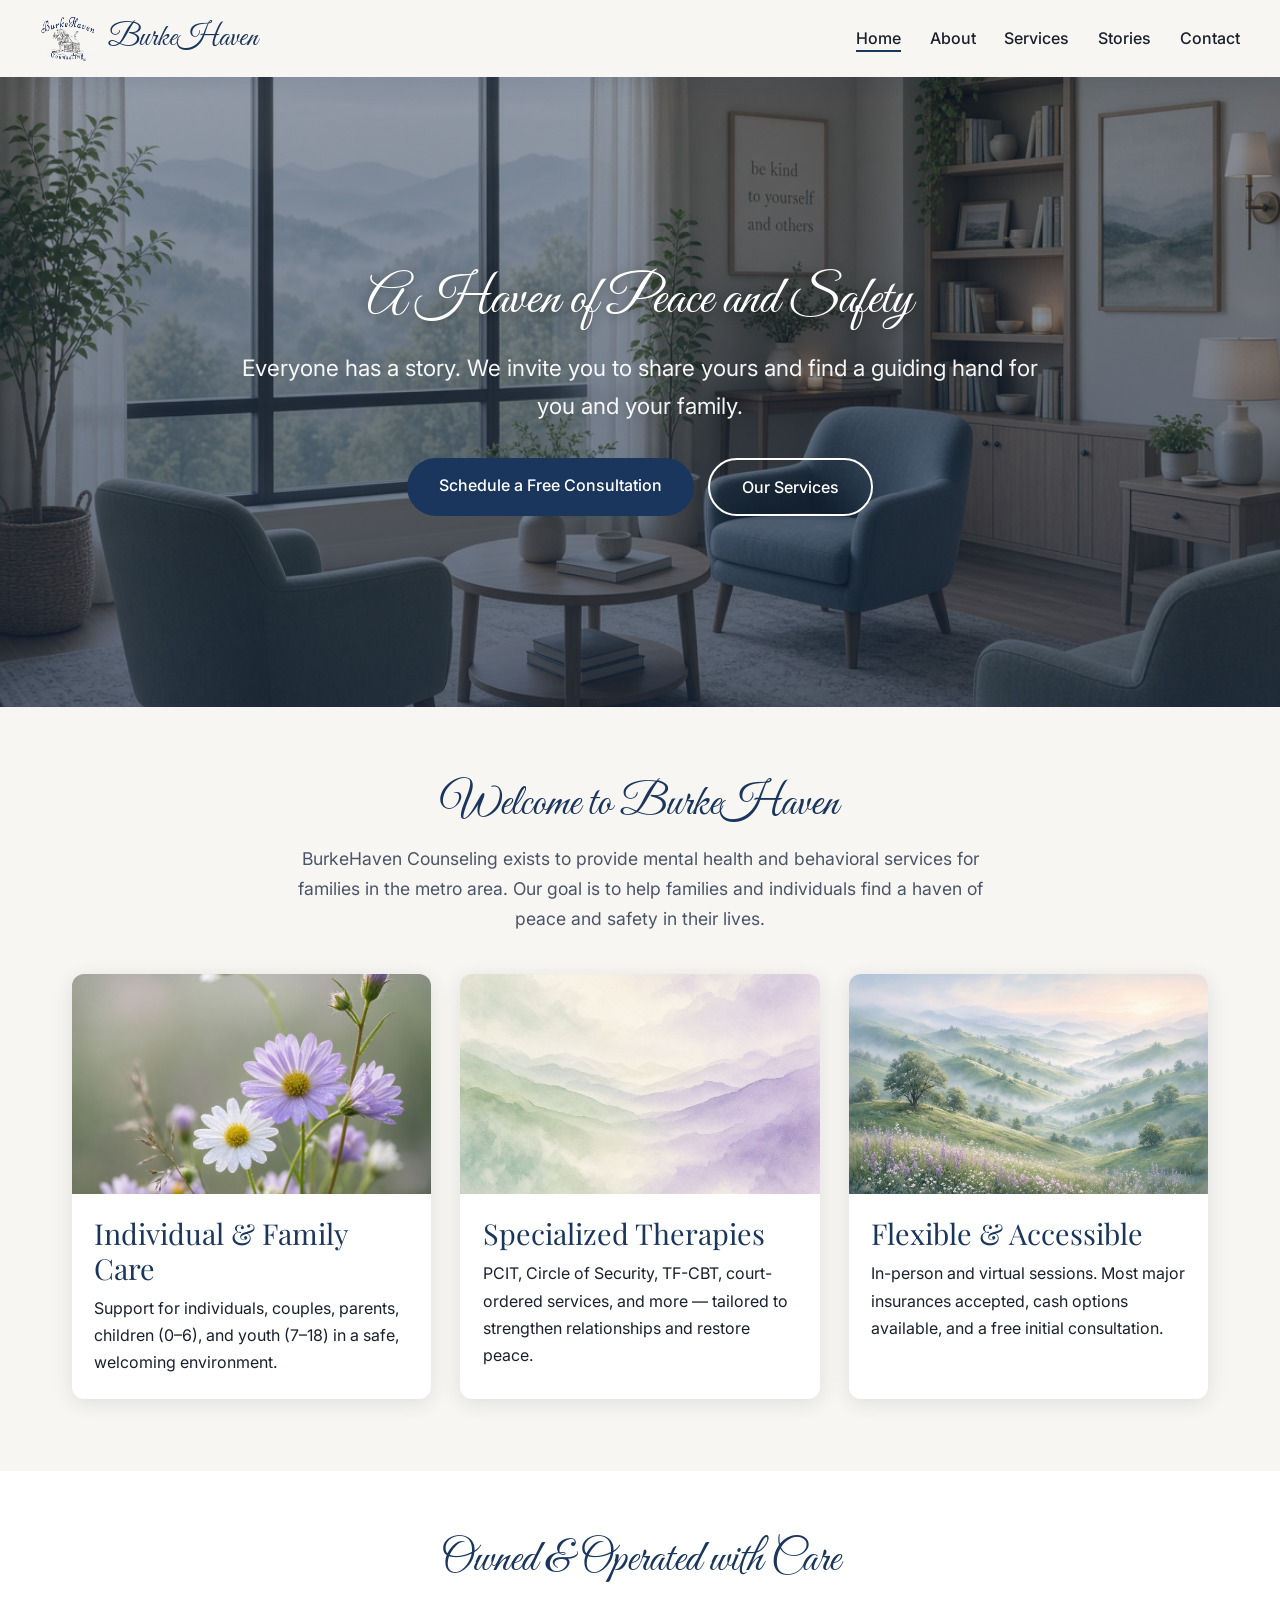
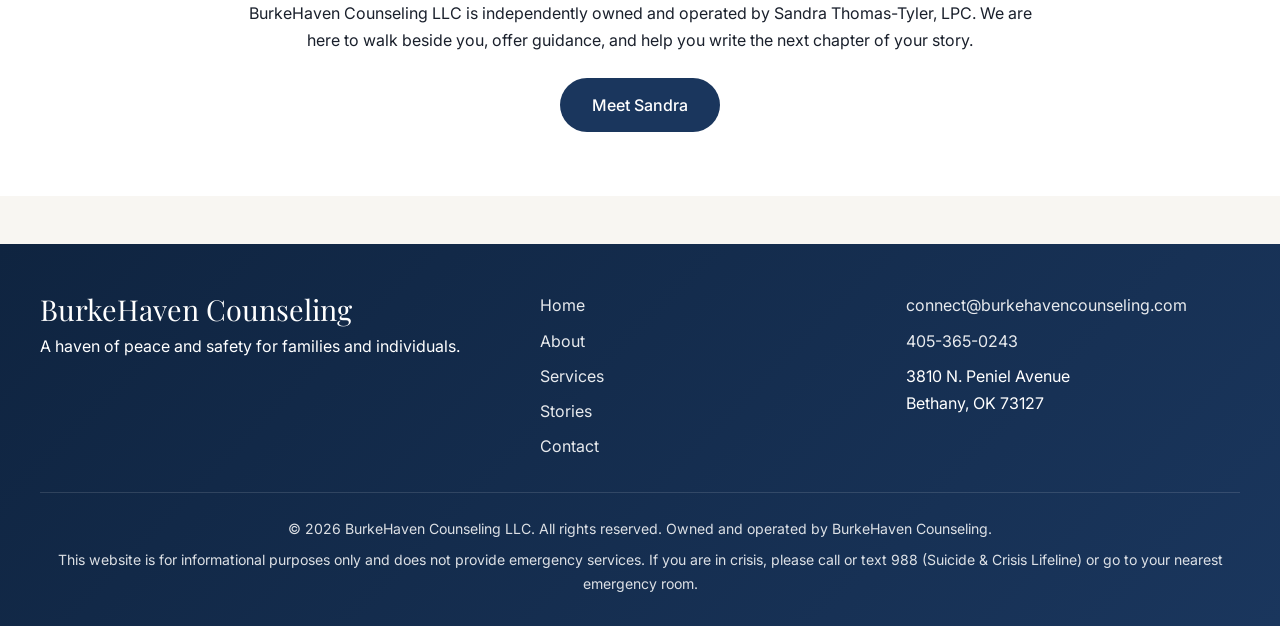
<file: index.html>
<!DOCTYPE html>
<html lang="en">
<head>
  <meta charset="UTF-8">
  <meta name="viewport" content="width=device-width, initial-scale=1.0">
  <title>BurkeHaven Counseling | A Haven of Peace and Safety</title>
  <link rel="preconnect" href="https://fonts.googleapis.com">
  <link rel="preconnect" href="https://fonts.gstatic.com" crossorigin>
  <link href="https://fonts.googleapis.com/css2?family=Great+Vibes&family=Inter:wght@400;500;600&family=Playfair+Display:wght@500;600&display=swap" rel="stylesheet">
  <link rel="stylesheet" href="styles.css">
</head>
<body>
  <nav>
    <div class="nav-container">
      <a href="index.html" class="logo">
        <img src="imagine_images/bhc-logo.png" alt="BurkeHaven Counseling Logo">
        BurkeHaven
      </a>
      <button class="menu-toggle" aria-label="Toggle menu">☰</button>
      <ul class="nav-links">
        <li><a href="index.html">Home</a></li>
        <li><a href="about.html">About</a></li>
        <li><a href="services.html">Services</a></li>
        <li><a href="case-studies.html">Stories</a></li>
        <li><a href="contact.html">Contact</a></li>
      </ul>
    </div>
  </nav>

  <header class="hero" style="background-image: url('imagine_images/jQeqy.jpg');">
    <div class="hero-content">
      <h1>A Haven of Peace and Safety</h1>
      <p>Everyone has a story. We invite you to share yours and find a guiding hand for you and your family.</p>
      <div class="hero-actions">
        <a href="contact.html" class="btn">Schedule a Free Consultation</a>
        <a href="services.html" class="btn btn-outline">Our Services</a>
      </div>
    </div>
  </header>

  <section>
    <h2 class="section-title">Welcome to BurkeHaven</h2>
    <p class="section-subtitle">BurkeHaven Counseling exists to provide mental health and behavioral services for families in the metro area. Our goal is to help families and individuals find a haven of peace and safety in their lives.</p>
    <div class="cards">
      <div class="card">
        <img src="imagine_images/NKNAb.jpg" alt="Family support and growth">
        <div class="card-content">
          <h3>Individual & Family Care</h3>
          <p>Support for individuals, couples, parents, children (0–6), and youth (7–18) in a safe, welcoming environment.</p>
        </div>
      </div>
      <div class="card">
        <img src="imagine_images/qCS52.jpg" alt="Specialized therapies">
        <div class="card-content">
          <h3>Specialized Therapies</h3>
          <p>PCIT, Circle of Security, TF-CBT, court-ordered services, and more — tailored to strengthen relationships and restore peace.</p>
        </div>
      </div>
      <div class="card">
        <img src="imagine_images/KtKfD.jpg" alt="Flexible sessions">
        <div class="card-content">
          <h3>Flexible & Accessible</h3>
          <p>In-person and virtual sessions. Most major insurances accepted, cash options available, and a free initial consultation.</p>
        </div>
      </div>
    </div>
  </section>

  <section style="background: white; max-width: 100%; padding: 4rem 2rem;">
    <div style="max-width: 800px; margin: 0 auto; text-align: center;">
      <h2 class="section-title">Owned & Operated with Care</h2>
      <p>BurkeHaven Counseling LLC is independently owned and operated by Sandra Thomas-Tyler, LPC. We are here to walk beside you, offer guidance, and help you write the next chapter of your story.</p>
      <a href="about.html" class="btn" style="margin-top: 1.5rem;">Meet Sandra</a>
    </div>
  </section>

  <footer>
    <div class="footer-content">
      <div class="footer-brand">
        <h3>BurkeHaven Counseling</h3>
        <p>A haven of peace and safety for families and individuals.</p>
      </div>
      <div class="footer-links">
        <a href="index.html">Home</a>
        <a href="about.html">About</a>
        <a href="services.html">Services</a>
        <a href="case-studies.html">Stories</a>
        <a href="contact.html">Contact</a>
      </div>
      <div class="footer-contact">
        <p><a href="mailto:connect@burkehavencounseling.com">connect@burkehavencounseling.com</a></p>
        <p><a href="tel:+14053650243">405-365-0243</a></p>
        <p>3810 N. Peniel Avenue<br>Bethany, OK 73127</p>
      </div>
    </div>
    <div class="footer-bottom">
      <p>&copy; 2026 BurkeHaven Counseling LLC. All rights reserved. Owned and operated by BurkeHaven Counseling.</p>
      <p>This website is for informational purposes only and does not provide emergency services. If you are in crisis, please call or text 988 (Suicide & Crisis Lifeline) or go to your nearest emergency room.</p>
    </div>
  </footer>

  <script src="script.js"></script>
</body>
</html>
</file>
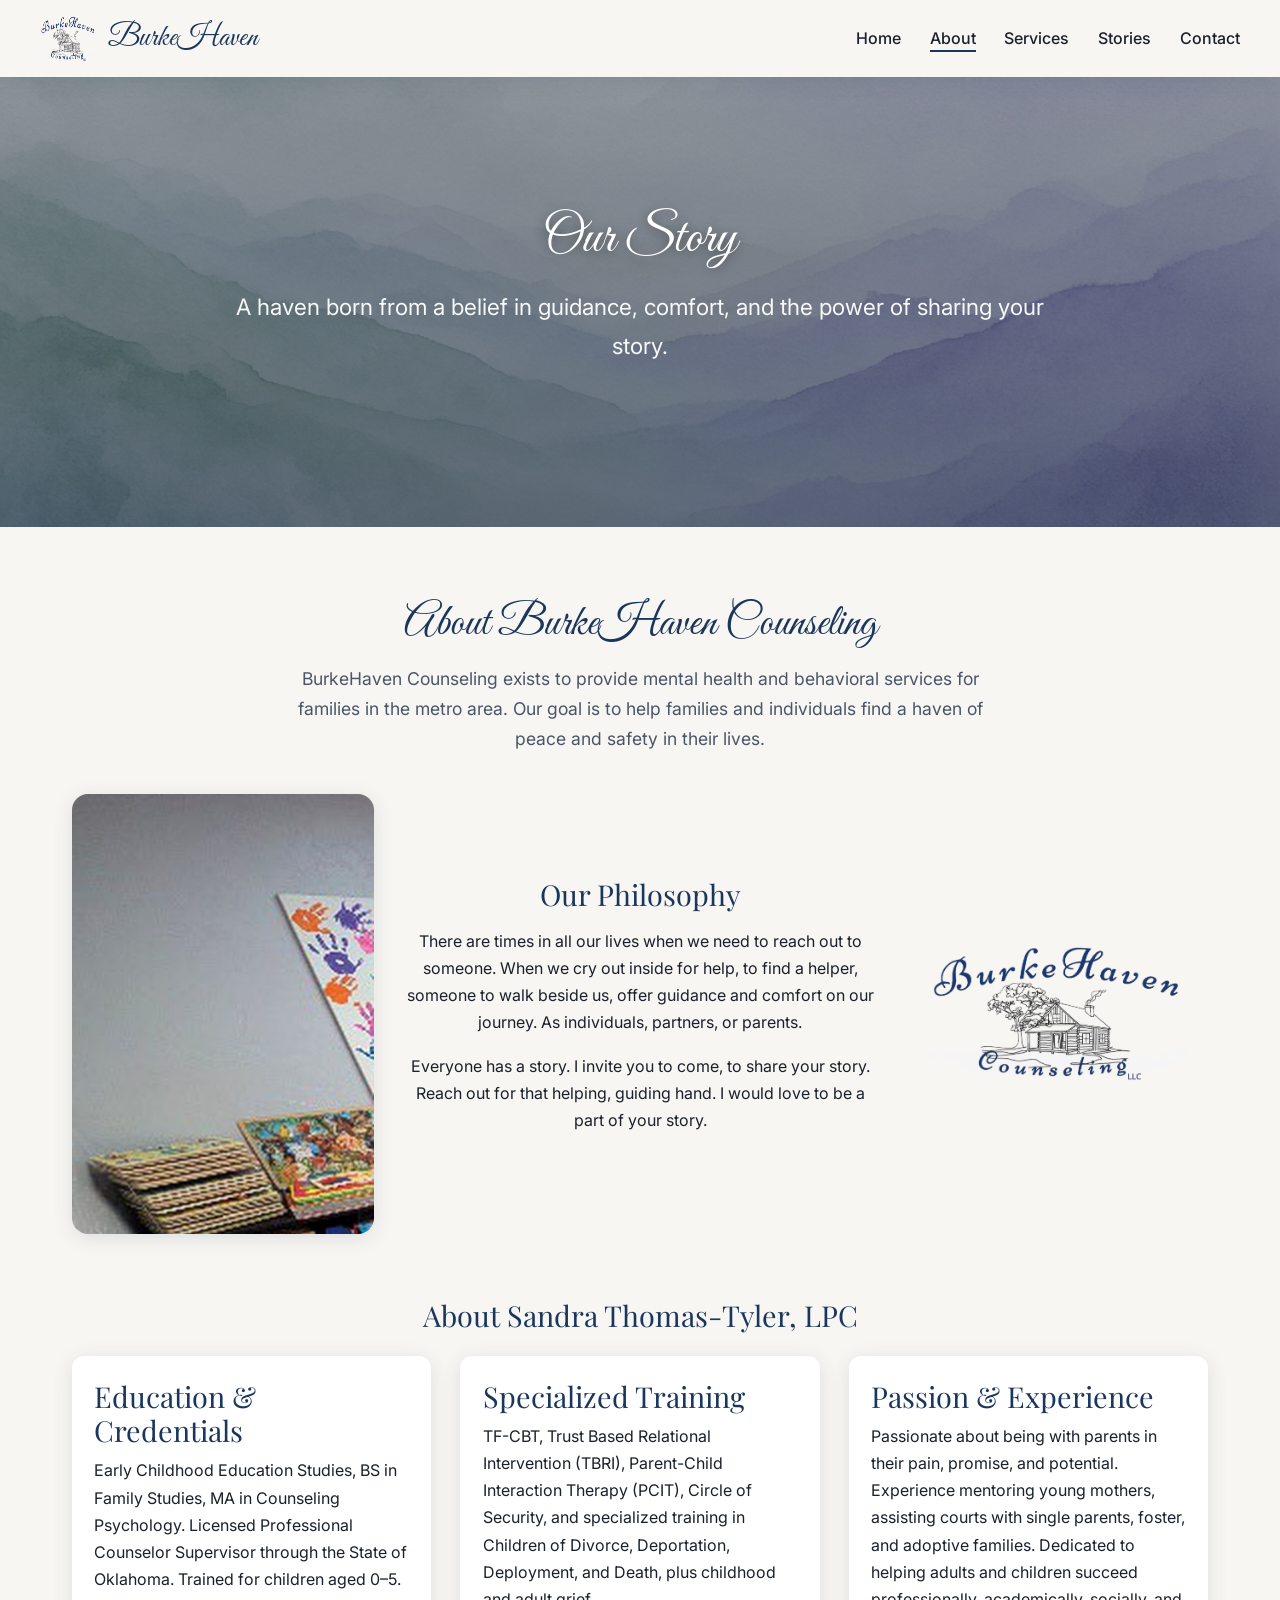
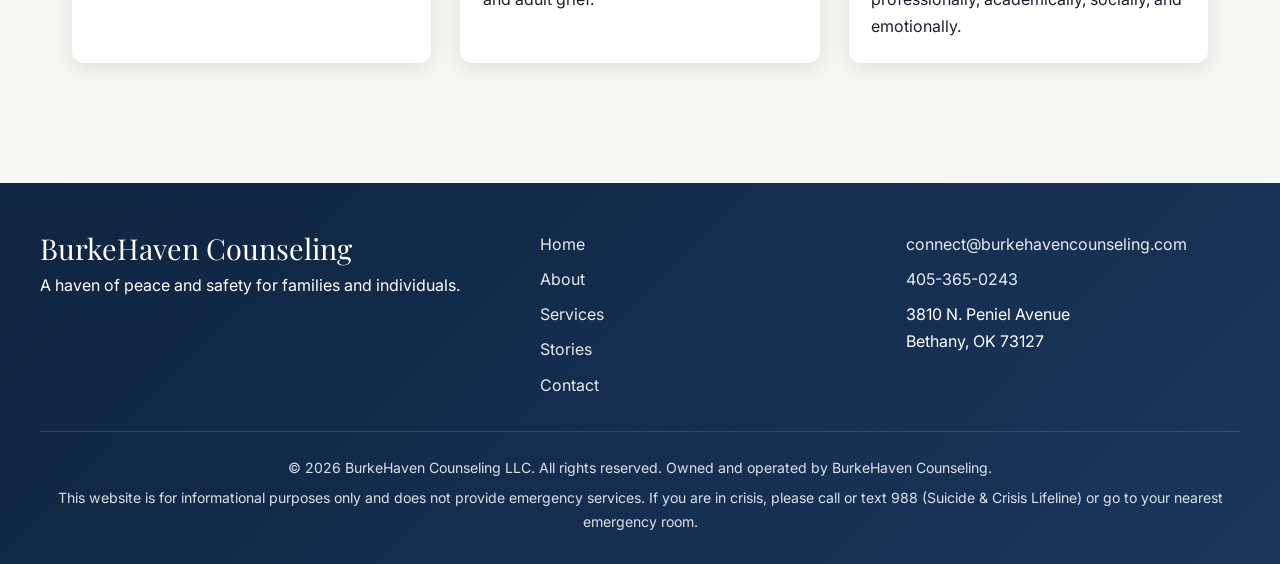
<file: about.html>
<!DOCTYPE html>
<html lang="en">
<head>
  <meta charset="UTF-8">
  <meta name="viewport" content="width=device-width, initial-scale=1.0">
  <title>About | BurkeHaven Counseling</title>
  <link rel="preconnect" href="https://fonts.googleapis.com">
  <link rel="preconnect" href="https://fonts.gstatic.com" crossorigin>
  <link href="https://fonts.googleapis.com/css2?family=Great+Vibes&family=Inter:wght@400;500;600&family=Playfair+Display:wght@500;600&display=swap" rel="stylesheet">
  <link rel="stylesheet" href="styles.css">
</head>
<body>
  <nav>
    <div class="nav-container">
      <a href="index.html" class="logo">
        <img src="imagine_images/bhc-logo.png" alt="BurkeHaven Counseling Logo">
        BurkeHaven
      </a>
      <button class="menu-toggle" aria-label="Toggle menu">☰</button>
      <ul class="nav-links">
        <li><a href="index.html">Home</a></li>
        <li><a href="about.html">About</a></li>
        <li><a href="services.html">Services</a></li>
        <li><a href="case-studies.html">Stories</a></li>
        <li><a href="contact.html">Contact</a></li>
      </ul>
    </div>
  </nav>

  <header class="hero" style="background-image: url('imagine_images/qCS52.jpg'); min-height: 50vh;">
    <div class="hero-content">
      <h1>Our Story</h1>
      <p>A haven born from a belief in guidance, comfort, and the power of sharing your story.</p>
    </div>
  </header>

  <section>
    <h2 class="section-title">About BurkeHaven Counseling</h2>
    <p class="section-subtitle">BurkeHaven Counseling exists to provide mental health and behavioral services for families in the metro area. Our goal is to help families and individuals find a haven of peace and safety in their lives.</p>

    <div class="philosophy-row">
      <img class="headshot" src="imagine_images/sandra-headshot.jpg" alt="Sandra Thomas-Tyler, LPC">
      <div class="philosophy-copy">
        <h3>Our Philosophy</h3>
        <p>There are times in all our lives when we need to reach out to someone. When we cry out inside for help, to find a helper, someone to walk beside us, offer guidance and comfort on our journey. As individuals, partners, or parents.</p>
        <p>Everyone has a story. I invite you to come, to share your story. Reach out for that helping, guiding hand. I would love to be a part of your story.</p>
      </div>
      <img class="brand-mark" src="imagine_images/bhc-logo.png" alt="BurkeHaven Counseling cabin logo">
    </div>

    <div style="margin-top: 4rem;">
      <h3 style="text-align: center; margin-bottom: 1.5rem;">About Sandra Thomas-Tyler, LPC</h3>
      <div class="cards">
        <div class="card">
          <div class="card-content">
            <h3>Education & Credentials</h3>
            <p>Early Childhood Education Studies, BS in Family Studies, MA in Counseling Psychology. Licensed Professional Counselor Supervisor through the State of Oklahoma. Trained for children aged 0–5.</p>
          </div>
        </div>
        <div class="card">
          <div class="card-content">
            <h3>Specialized Training</h3>
            <p>TF-CBT, Trust Based Relational Intervention (TBRI), Parent-Child Interaction Therapy (PCIT), Circle of Security, and specialized training in Children of Divorce, Deportation, Deployment, and Death, plus childhood and adult grief.</p>
          </div>
        </div>
        <div class="card">
          <div class="card-content">
            <h3>Passion & Experience</h3>
            <p>Passionate about being with parents in their pain, promise, and potential. Experience mentoring young mothers, assisting courts with single parents, foster, and adoptive families. Dedicated to helping adults and children succeed professionally, academically, socially, and emotionally.</p>
          </div>
        </div>
      </div>
    </div>
  </section>

  <footer>
    <div class="footer-content">
      <div class="footer-brand">
        <h3>BurkeHaven Counseling</h3>
        <p>A haven of peace and safety for families and individuals.</p>
      </div>
      <div class="footer-links">
        <a href="index.html">Home</a>
        <a href="about.html">About</a>
        <a href="services.html">Services</a>
        <a href="case-studies.html">Stories</a>
        <a href="contact.html">Contact</a>
      </div>
      <div class="footer-contact">
        <p><a href="mailto:connect@burkehavencounseling.com">connect@burkehavencounseling.com</a></p>
        <p><a href="tel:+14053650243">405-365-0243</a></p>
        <p>3810 N. Peniel Avenue<br>Bethany, OK 73127</p>
      </div>
    </div>
    <div class="footer-bottom">
      <p>&copy; 2026 BurkeHaven Counseling LLC. All rights reserved. Owned and operated by BurkeHaven Counseling.</p>
      <p>This website is for informational purposes only and does not provide emergency services. If you are in crisis, please call or text 988 (Suicide & Crisis Lifeline) or go to your nearest emergency room.</p>
    </div>
  </footer>

  <script src="script.js"></script>
</body>
</html>
</file>
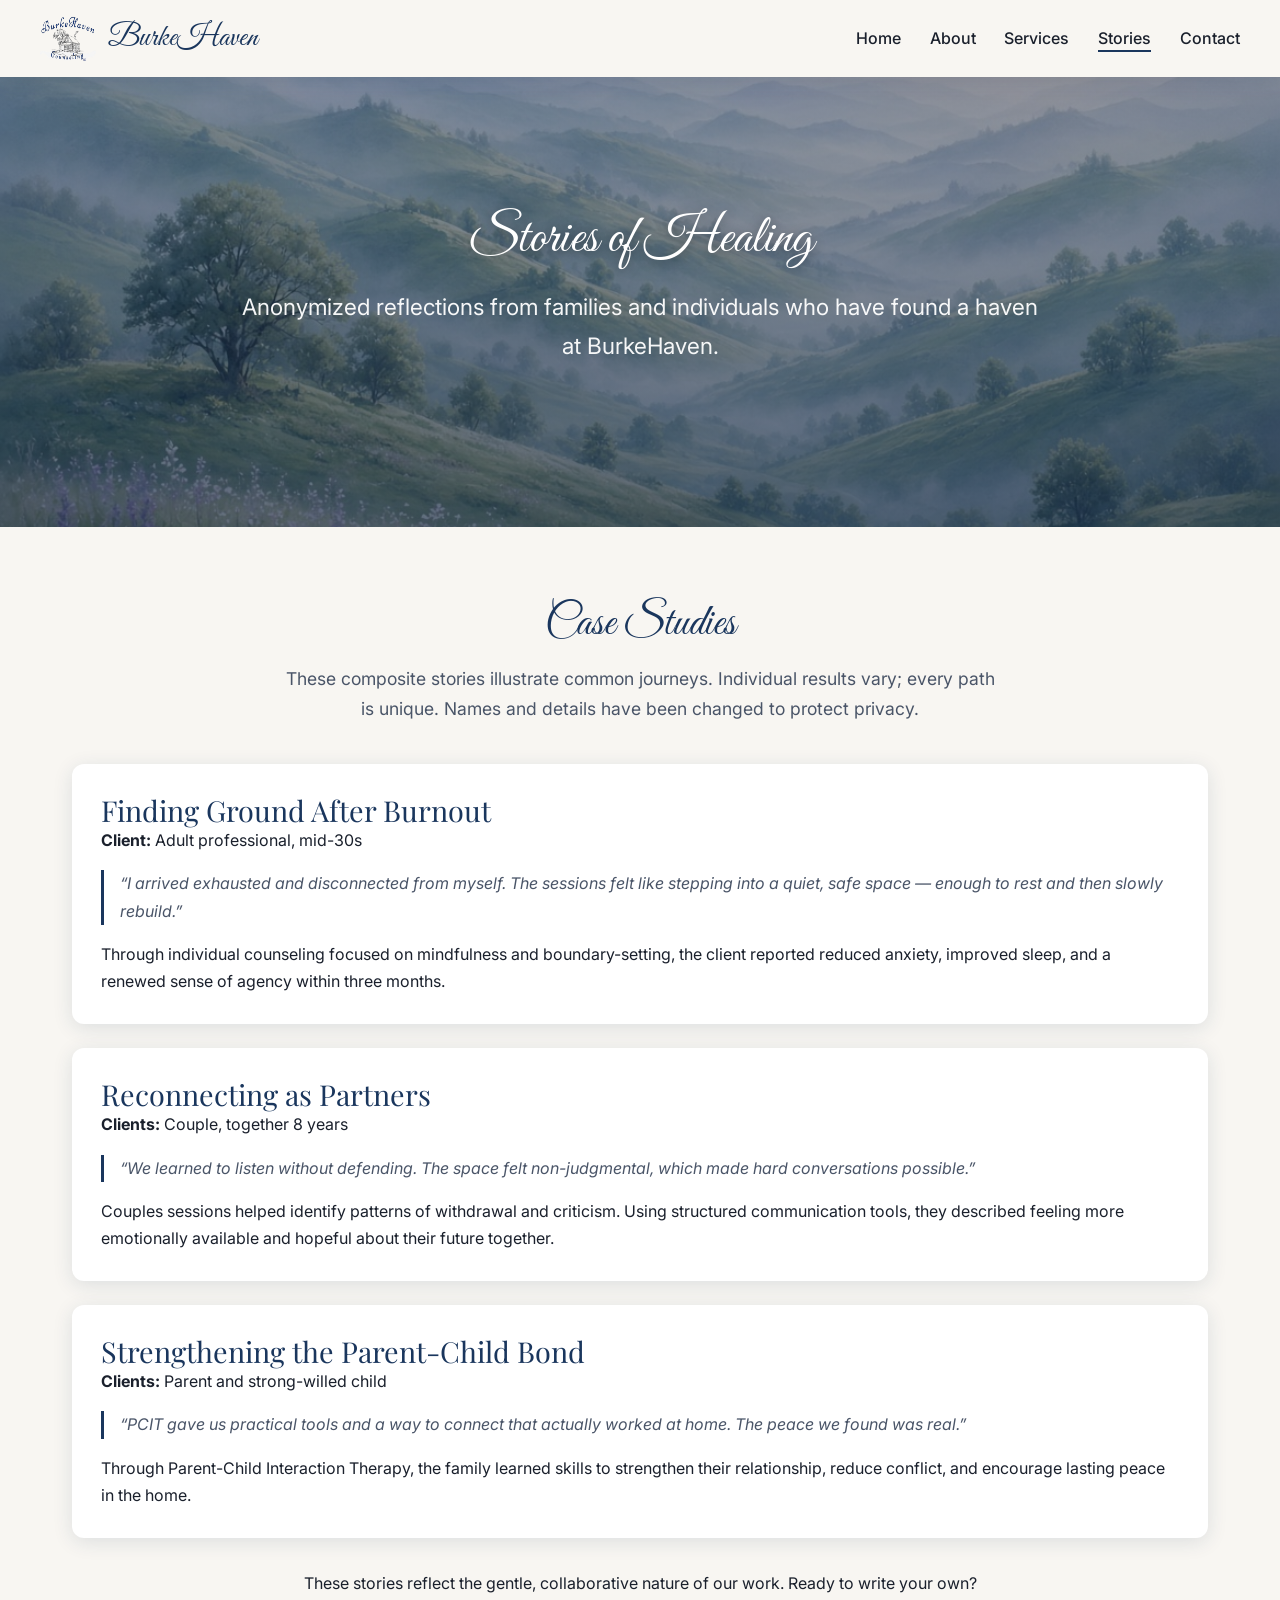
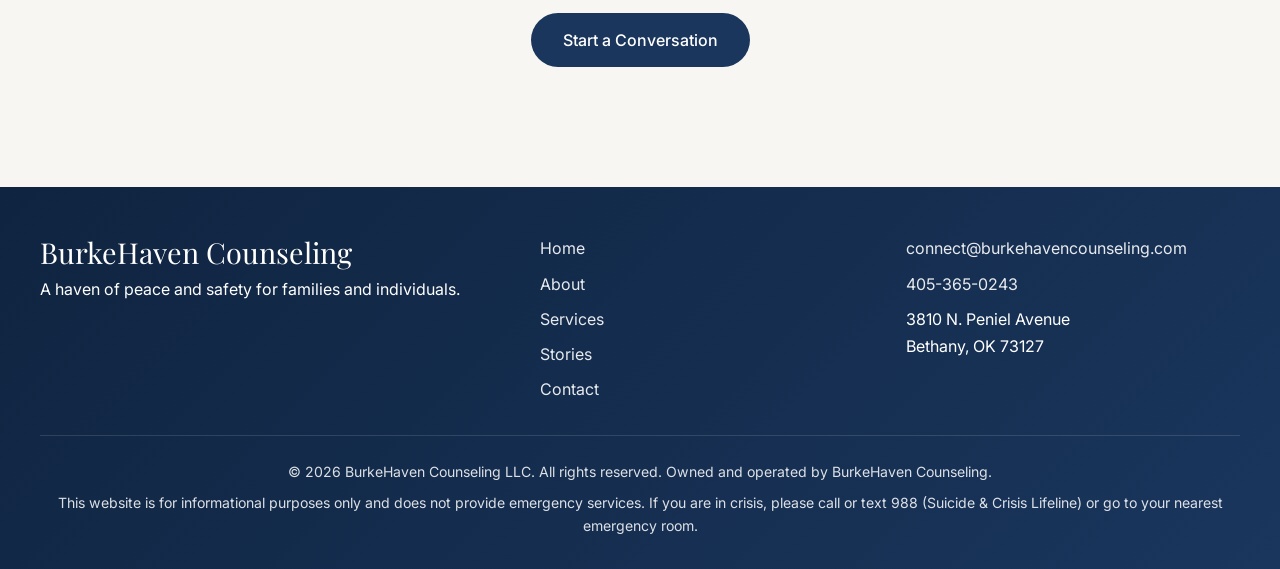
<file: case-studies.html>
<!DOCTYPE html>
<html lang="en">
<head>
  <meta charset="UTF-8">
  <meta name="viewport" content="width=device-width, initial-scale=1.0">
  <title>Stories | BurkeHaven Counseling</title>
  <link rel="preconnect" href="https://fonts.googleapis.com">
  <link rel="preconnect" href="https://fonts.gstatic.com" crossorigin>
  <link href="https://fonts.googleapis.com/css2?family=Great+Vibes&family=Inter:wght@400;500;600&family=Playfair+Display:wght@500;600&display=swap" rel="stylesheet">
  <link rel="stylesheet" href="styles.css">
</head>
<body>
  <nav>
    <div class="nav-container">
      <a href="index.html" class="logo">
        <img src="imagine_images/bhc-logo.png" alt="BurkeHaven Counseling Logo">
        BurkeHaven
      </a>
      <button class="menu-toggle" aria-label="Toggle menu">☰</button>
      <ul class="nav-links">
        <li><a href="index.html">Home</a></li>
        <li><a href="about.html">About</a></li>
        <li><a href="services.html">Services</a></li>
        <li><a href="case-studies.html">Stories</a></li>
        <li><a href="contact.html">Contact</a></li>
      </ul>
    </div>
  </nav>

  <header class="hero" style="background-image: url('imagine_images/KtKfD.jpg'); min-height: 50vh;">
    <div class="hero-content">
      <h1>Stories of Healing</h1>
      <p>Anonymized reflections from families and individuals who have found a haven at BurkeHaven.</p>
    </div>
  </header>

  <section>
    <h2 class="section-title">Case Studies</h2>
    <p class="section-subtitle">These composite stories illustrate common journeys. Individual results vary; every path is unique. Names and details have been changed to protect privacy.</p>

    <div class="case-study">
      <h3>Finding Ground After Burnout</h3>
      <p><strong>Client:</strong> Adult professional, mid-30s</p>
      <div class="quote">“I arrived exhausted and disconnected from myself. The sessions felt like stepping into a quiet, safe space — enough to rest and then slowly rebuild.”</div>
      <p>Through individual counseling focused on mindfulness and boundary-setting, the client reported reduced anxiety, improved sleep, and a renewed sense of agency within three months.</p>
    </div>

    <div class="case-study">
      <h3>Reconnecting as Partners</h3>
      <p><strong>Clients:</strong> Couple, together 8 years</p>
      <div class="quote">“We learned to listen without defending. The space felt non-judgmental, which made hard conversations possible.”</div>
      <p>Couples sessions helped identify patterns of withdrawal and criticism. Using structured communication tools, they described feeling more emotionally available and hopeful about their future together.</p>
    </div>

    <div class="case-study">
      <h3>Strengthening the Parent-Child Bond</h3>
      <p><strong>Clients:</strong> Parent and strong-willed child</p>
      <div class="quote">“PCIT gave us practical tools and a way to connect that actually worked at home. The peace we found was real.”</div>
      <p>Through Parent-Child Interaction Therapy, the family learned skills to strengthen their relationship, reduce conflict, and encourage lasting peace in the home.</p>
    </div>

    <div style="text-align: center; margin-top: 2rem;">
      <p>These stories reflect the gentle, collaborative nature of our work. Ready to write your own?</p>
      <a href="contact.html" class="btn" style="margin-top: 1rem;">Start a Conversation</a>
    </div>
  </section>

  <footer>
    <div class="footer-content">
      <div class="footer-brand">
        <h3>BurkeHaven Counseling</h3>
        <p>A haven of peace and safety for families and individuals.</p>
      </div>
      <div class="footer-links">
        <a href="index.html">Home</a>
        <a href="about.html">About</a>
        <a href="services.html">Services</a>
        <a href="case-studies.html">Stories</a>
        <a href="contact.html">Contact</a>
      </div>
      <div class="footer-contact">
        <p><a href="mailto:connect@burkehavencounseling.com">connect@burkehavencounseling.com</a></p>
        <p><a href="tel:+14053650243">405-365-0243</a></p>
        <p>3810 N. Peniel Avenue<br>Bethany, OK 73127</p>
      </div>
    </div>
    <div class="footer-bottom">
      <p>&copy; 2026 BurkeHaven Counseling LLC. All rights reserved. Owned and operated by BurkeHaven Counseling.</p>
      <p>This website is for informational purposes only and does not provide emergency services. If you are in crisis, please call or text 988 (Suicide & Crisis Lifeline) or go to your nearest emergency room.</p>
    </div>
  </footer>

  <script src="script.js"></script>
</body>
</html>
</file>
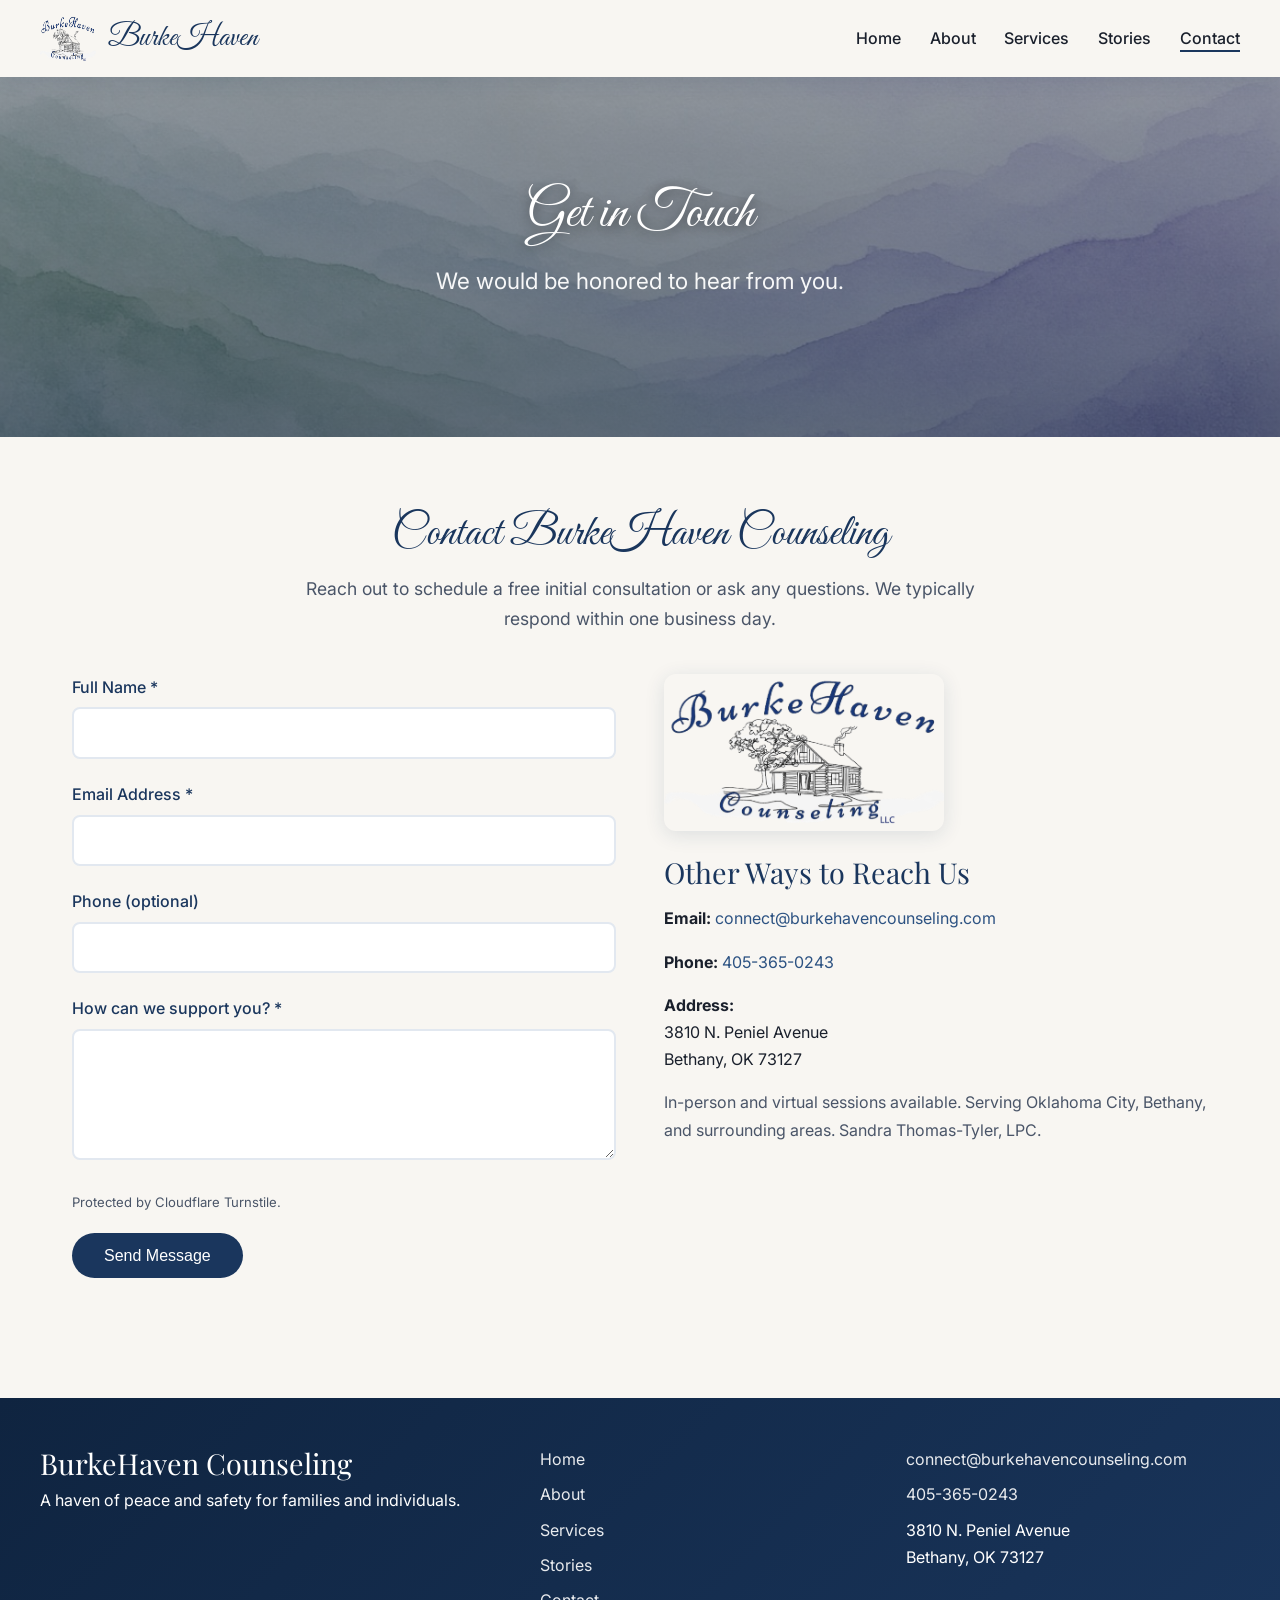
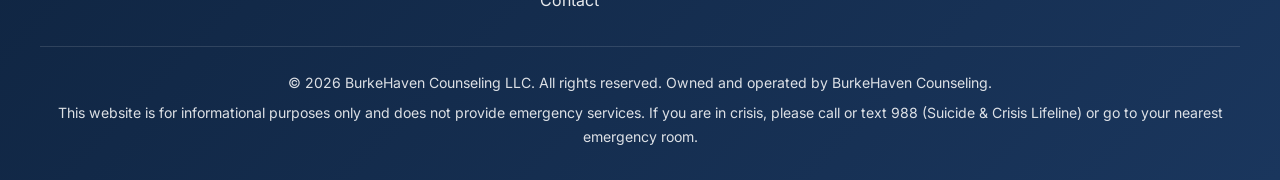
<file: contact.html>
<!DOCTYPE html>
<html lang="en">
<head>
  <meta charset="UTF-8">
  <meta name="viewport" content="width=device-width, initial-scale=1.0">
  <title>Contact | BurkeHaven Counseling</title>
  <link rel="preconnect" href="https://fonts.googleapis.com">
  <link rel="preconnect" href="https://fonts.gstatic.com" crossorigin>
  <link href="https://fonts.googleapis.com/css2?family=Great+Vibes&family=Inter:wght@400;500;600&family=Playfair+Display:wght@500;600&display=swap" rel="stylesheet">
  <link rel="stylesheet" href="styles.css">
  <script src="https://challenges.cloudflare.com/turnstile/v0/api.js" async defer></script>
</head>
<body>
  <nav>
    <div class="nav-container">
      <a href="index.html" class="logo">
        <img src="imagine_images/bhc-logo.png" alt="BurkeHaven Counseling Logo">
        BurkeHaven
      </a>
      <button class="menu-toggle" aria-label="Toggle menu">☰</button>
      <ul class="nav-links">
        <li><a href="index.html">Home</a></li>
        <li><a href="about.html">About</a></li>
        <li><a href="services.html">Services</a></li>
        <li><a href="case-studies.html">Stories</a></li>
        <li><a href="contact.html">Contact</a></li>
      </ul>
    </div>
  </nav>

  <header class="hero" style="background-image: url('imagine_images/qCS52.jpg'); min-height: 40vh;">
    <div class="hero-content">
      <h1>Get in Touch</h1>
      <p>We would be honored to hear from you.</p>
    </div>
  </header>

  <section>
    <h2 class="section-title">Contact BurkeHaven Counseling</h2>
    <p class="section-subtitle">Reach out to schedule a free initial consultation or ask any questions. We typically respond within one business day.</p>

    <div class="contact-grid">
      <div>
        <form id="contact-form">
          <div class="form-group">
            <label for="name">Full Name *</label>
            <input type="text" id="name" name="name" required>
            <div class="error-message"></div>
          </div>
          <div class="form-group">
            <label for="email">Email Address *</label>
            <input type="email" id="email" name="email" required>
            <div class="error-message"></div>
          </div>
          <div class="form-group">
            <label for="phone">Phone (optional)</label>
            <input type="tel" id="phone" name="phone">
          </div>
          <div class="form-group">
            <label for="message">How can we support you? *</label>
            <textarea id="message" name="message" rows="5" required></textarea>
            <div class="error-message"></div>
          </div>
          <div class="hp-field" aria-hidden="true">
            <label for="company">Company</label>
            <input type="text" id="company" name="company" tabindex="-1" autocomplete="off">
          </div>
          <div class="captcha-wrap">
            <div class="cf-turnstile" id="turnstile-widget" data-theme="light"></div>
            <div class="error-message" id="captcha-error"></div>
            <p class="captcha-note">Protected by Cloudflare Turnstile.</p>
          </div>
          <button type="submit" class="btn">Send Message</button>
        </form>

        <div id="loading" class="loading">
          <p>Sending your message...</p>
        </div>

        <div id="success-message" class="success-message">
          <h3>Thank you.</h3>
          <p>Your message has been received. We will be in touch soon. In the meantime, take a gentle breath — you have already taken a meaningful step.</p>
        </div>
      </div>

      <div class="contact-aside">
        <img src="imagine_images/bhc-logo.png" alt="BurkeHaven Counseling logo">
        <h3>Other Ways to Reach Us</h3>
        <p style="margin: 1rem 0;"><strong>Email:</strong> <a href="mailto:connect@burkehavencounseling.com">connect@burkehavencounseling.com</a></p>
        <p><strong>Phone:</strong> <a href="tel:+14053650243">405-365-0243</a></p>
        <p style="margin-top: 1rem;"><strong>Address:</strong><br>3810 N. Peniel Avenue<br>Bethany, OK 73127</p>
        <p style="margin-top: 1rem; color: var(--text-soft);">In-person and virtual sessions available. Serving Oklahoma City, Bethany, and surrounding areas. Sandra Thomas-Tyler, LPC.</p>
      </div>
    </div>
  </section>

  <footer>
    <div class="footer-content">
      <div class="footer-brand">
        <h3>BurkeHaven Counseling</h3>
        <p>A haven of peace and safety for families and individuals.</p>
      </div>
      <div class="footer-links">
        <a href="index.html">Home</a>
        <a href="about.html">About</a>
        <a href="services.html">Services</a>
        <a href="case-studies.html">Stories</a>
        <a href="contact.html">Contact</a>
      </div>
      <div class="footer-contact">
        <p><a href="mailto:connect@burkehavencounseling.com">connect@burkehavencounseling.com</a></p>
        <p><a href="tel:+14053650243">405-365-0243</a></p>
        <p>3810 N. Peniel Avenue<br>Bethany, OK 73127</p>
      </div>
    </div>
    <div class="footer-bottom">
      <p>&copy; 2026 BurkeHaven Counseling LLC. All rights reserved. Owned and operated by BurkeHaven Counseling.</p>
      <p>This website is for informational purposes only and does not provide emergency services. If you are in crisis, please call or text 988 (Suicide & Crisis Lifeline) or go to your nearest emergency room.</p>
    </div>
  </footer>

  <script src="script.js"></script>
</body>
</html>
</file>
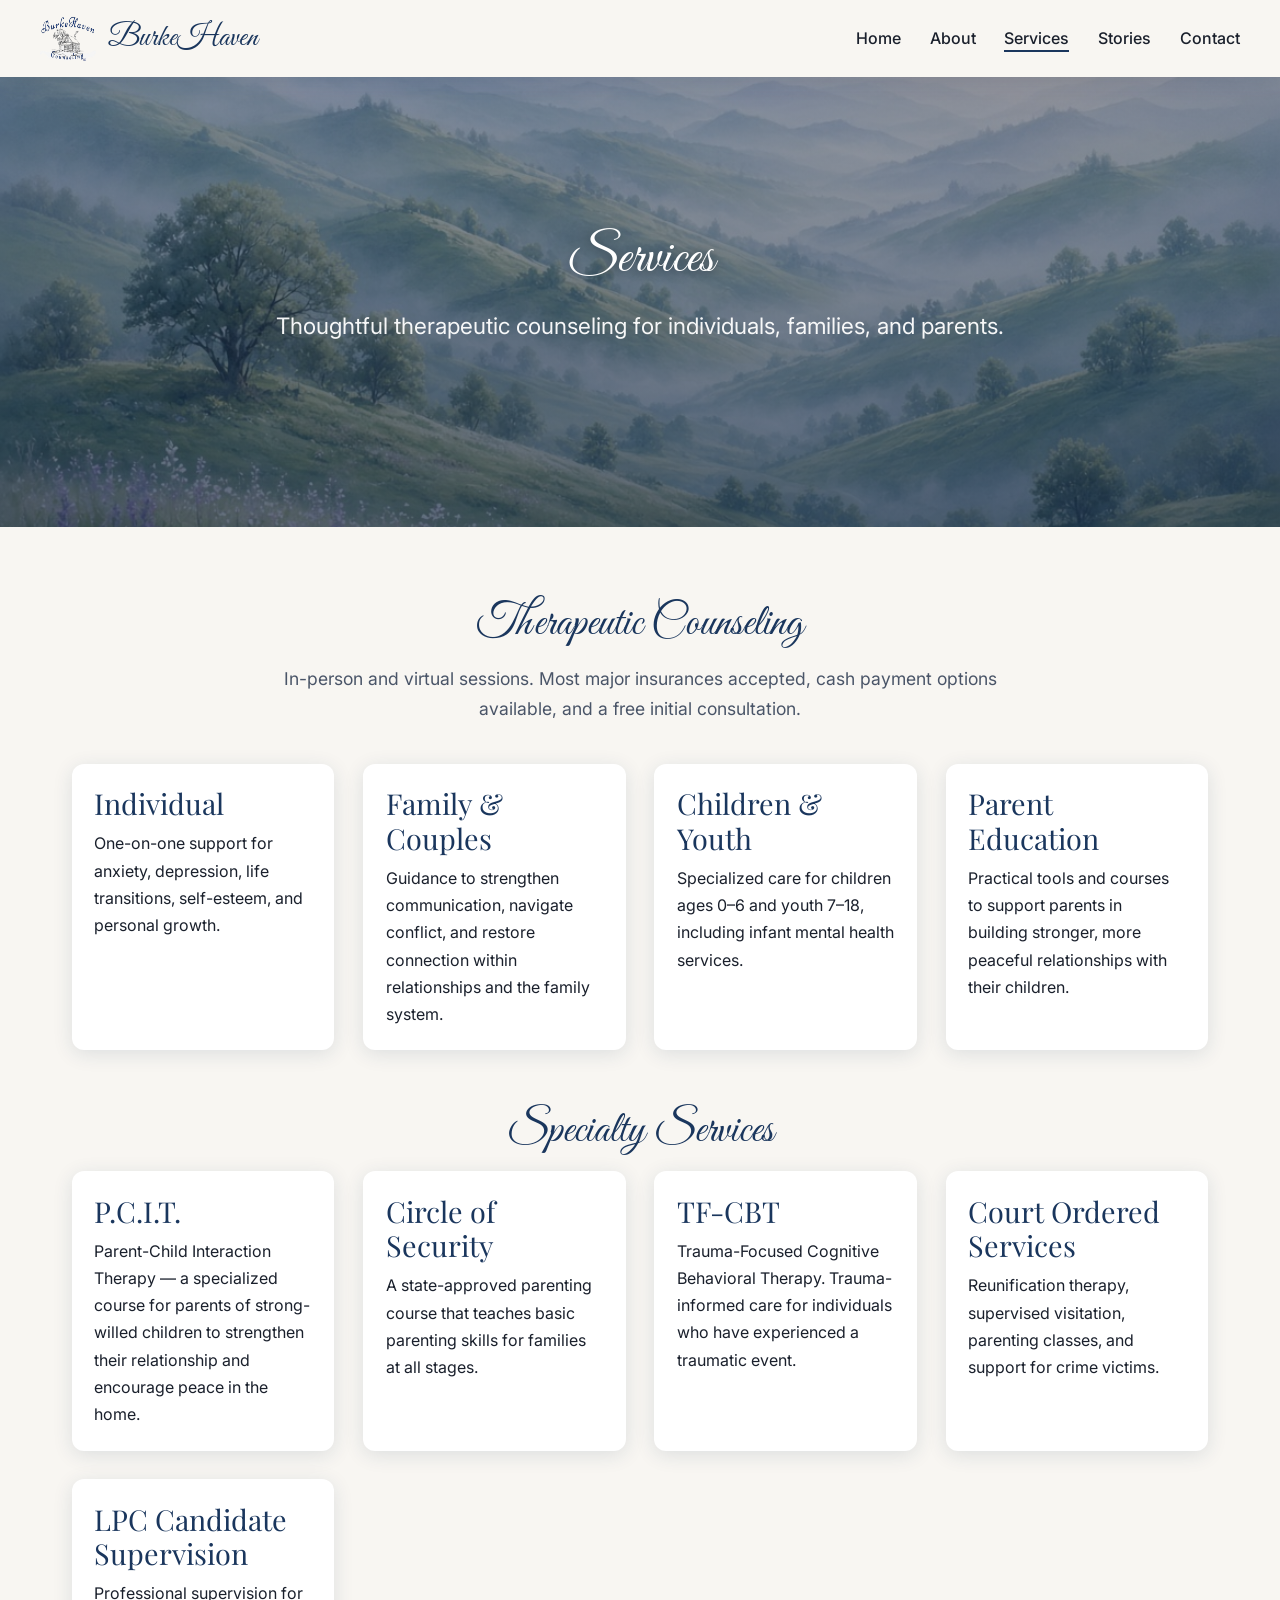
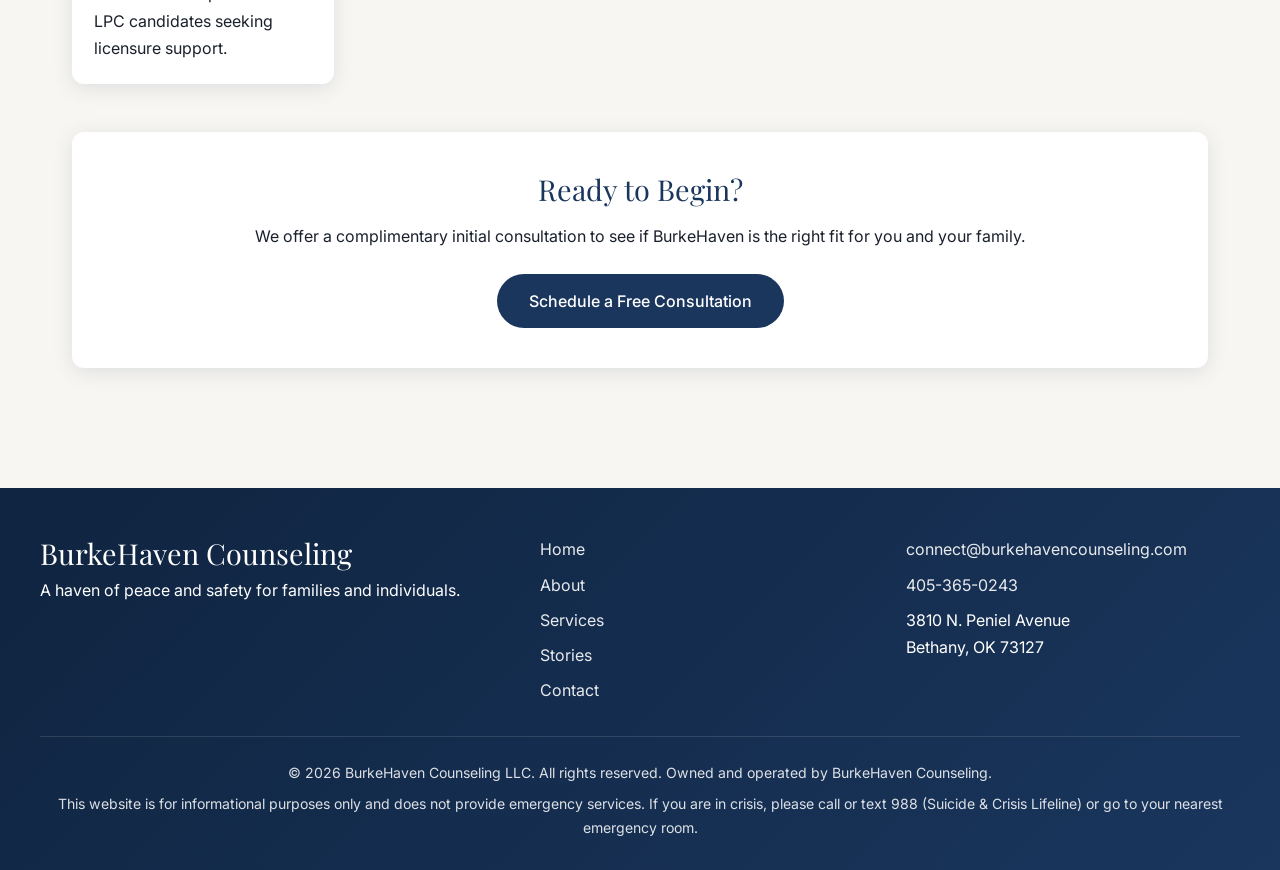
<file: services.html>
<!DOCTYPE html>
<html lang="en">
<head>
  <meta charset="UTF-8">
  <meta name="viewport" content="width=device-width, initial-scale=1.0">
  <title>Services | BurkeHaven Counseling</title>
  <link rel="preconnect" href="https://fonts.googleapis.com">
  <link rel="preconnect" href="https://fonts.gstatic.com" crossorigin>
  <link href="https://fonts.googleapis.com/css2?family=Great+Vibes&family=Inter:wght@400;500;600&family=Playfair+Display:wght@500;600&display=swap" rel="stylesheet">
  <link rel="stylesheet" href="styles.css">
</head>
<body>
  <nav>
    <div class="nav-container">
      <a href="index.html" class="logo">
        <img src="imagine_images/bhc-logo.png" alt="BurkeHaven Counseling Logo">
        BurkeHaven
      </a>
      <button class="menu-toggle" aria-label="Toggle menu">☰</button>
      <ul class="nav-links">
        <li><a href="index.html">Home</a></li>
        <li><a href="about.html">About</a></li>
        <li><a href="services.html">Services</a></li>
        <li><a href="case-studies.html">Stories</a></li>
        <li><a href="contact.html">Contact</a></li>
      </ul>
    </div>
  </nav>

  <header class="hero" style="background-image: url('imagine_images/KtKfD.jpg'); min-height: 50vh;">
    <div class="hero-content">
      <h1>Services</h1>
      <p>Thoughtful therapeutic counseling for individuals, families, and parents.</p>
    </div>
  </header>

  <section>
    <h2 class="section-title">Therapeutic Counseling</h2>
    <p class="section-subtitle">In-person and virtual sessions. Most major insurances accepted, cash payment options available, and a free initial consultation.</p>

    <div class="cards">
      <div class="card">
        <div class="card-content">
          <h3>Individual</h3>
          <p>One-on-one support for anxiety, depression, life transitions, self-esteem, and personal growth.</p>
        </div>
      </div>
      <div class="card">
        <div class="card-content">
          <h3>Family & Couples</h3>
          <p>Guidance to strengthen communication, navigate conflict, and restore connection within relationships and the family system.</p>
        </div>
      </div>
      <div class="card">
        <div class="card-content">
          <h3>Children & Youth</h3>
          <p>Specialized care for children ages 0–6 and youth 7–18, including infant mental health services.</p>
        </div>
      </div>
      <div class="card">
        <div class="card-content">
          <h3>Parent Education</h3>
          <p>Practical tools and courses to support parents in building stronger, more peaceful relationships with their children.</p>
        </div>
      </div>
    </div>

    <h2 class="section-title" style="margin-top: 3.5rem;">Specialty Services</h2>
    <div class="cards">
      <div class="card">
        <div class="card-content">
          <h3>P.C.I.T.</h3>
          <p>Parent-Child Interaction Therapy — a specialized course for parents of strong-willed children to strengthen their relationship and encourage peace in the home.</p>
        </div>
      </div>
      <div class="card">
        <div class="card-content">
          <h3>Circle of Security</h3>
          <p>A state-approved parenting course that teaches basic parenting skills for families at all stages.</p>
        </div>
      </div>
      <div class="card">
        <div class="card-content">
          <h3>TF-CBT</h3>
          <p>Trauma-Focused Cognitive Behavioral Therapy. Trauma-informed care for individuals who have experienced a traumatic event.</p>
        </div>
      </div>
      <div class="card">
        <div class="card-content">
          <h3>Court Ordered Services</h3>
          <p>Reunification therapy, supervised visitation, parenting classes, and support for crime victims.</p>
        </div>
      </div>
      <div class="card">
        <div class="card-content">
          <h3>LPC Candidate Supervision</h3>
          <p>Professional supervision for LPC candidates seeking licensure support.</p>
        </div>
      </div>
    </div>

    <div style="margin-top: 3rem; text-align: center; background: white; padding: 2.5rem; border-radius: 12px; box-shadow: var(--shadow);">
      <h3>Ready to Begin?</h3>
      <p style="margin: 1rem 0 1.5rem;">We offer a complimentary initial consultation to see if BurkeHaven is the right fit for you and your family.</p>
      <a href="contact.html" class="btn">Schedule a Free Consultation</a>
    </div>
  </section>

  <footer>
    <div class="footer-content">
      <div class="footer-brand">
        <h3>BurkeHaven Counseling</h3>
        <p>A haven of peace and safety for families and individuals.</p>
      </div>
      <div class="footer-links">
        <a href="index.html">Home</a>
        <a href="about.html">About</a>
        <a href="services.html">Services</a>
        <a href="case-studies.html">Stories</a>
        <a href="contact.html">Contact</a>
      </div>
      <div class="footer-contact">
        <p><a href="mailto:connect@burkehavencounseling.com">connect@burkehavencounseling.com</a></p>
        <p><a href="tel:+14053650243">405-365-0243</a></p>
        <p>3810 N. Peniel Avenue<br>Bethany, OK 73127</p>
      </div>
    </div>
    <div class="footer-bottom">
      <p>&copy; 2026 BurkeHaven Counseling LLC. All rights reserved. Owned and operated by BurkeHaven Counseling.</p>
      <p>This website is for informational purposes only and does not provide emergency services. If you are in crisis, please call or text 988 (Suicide & Crisis Lifeline) or go to your nearest emergency room.</p>
    </div>
  </footer>

  <script src="script.js"></script>
</body>
</html>
</file>
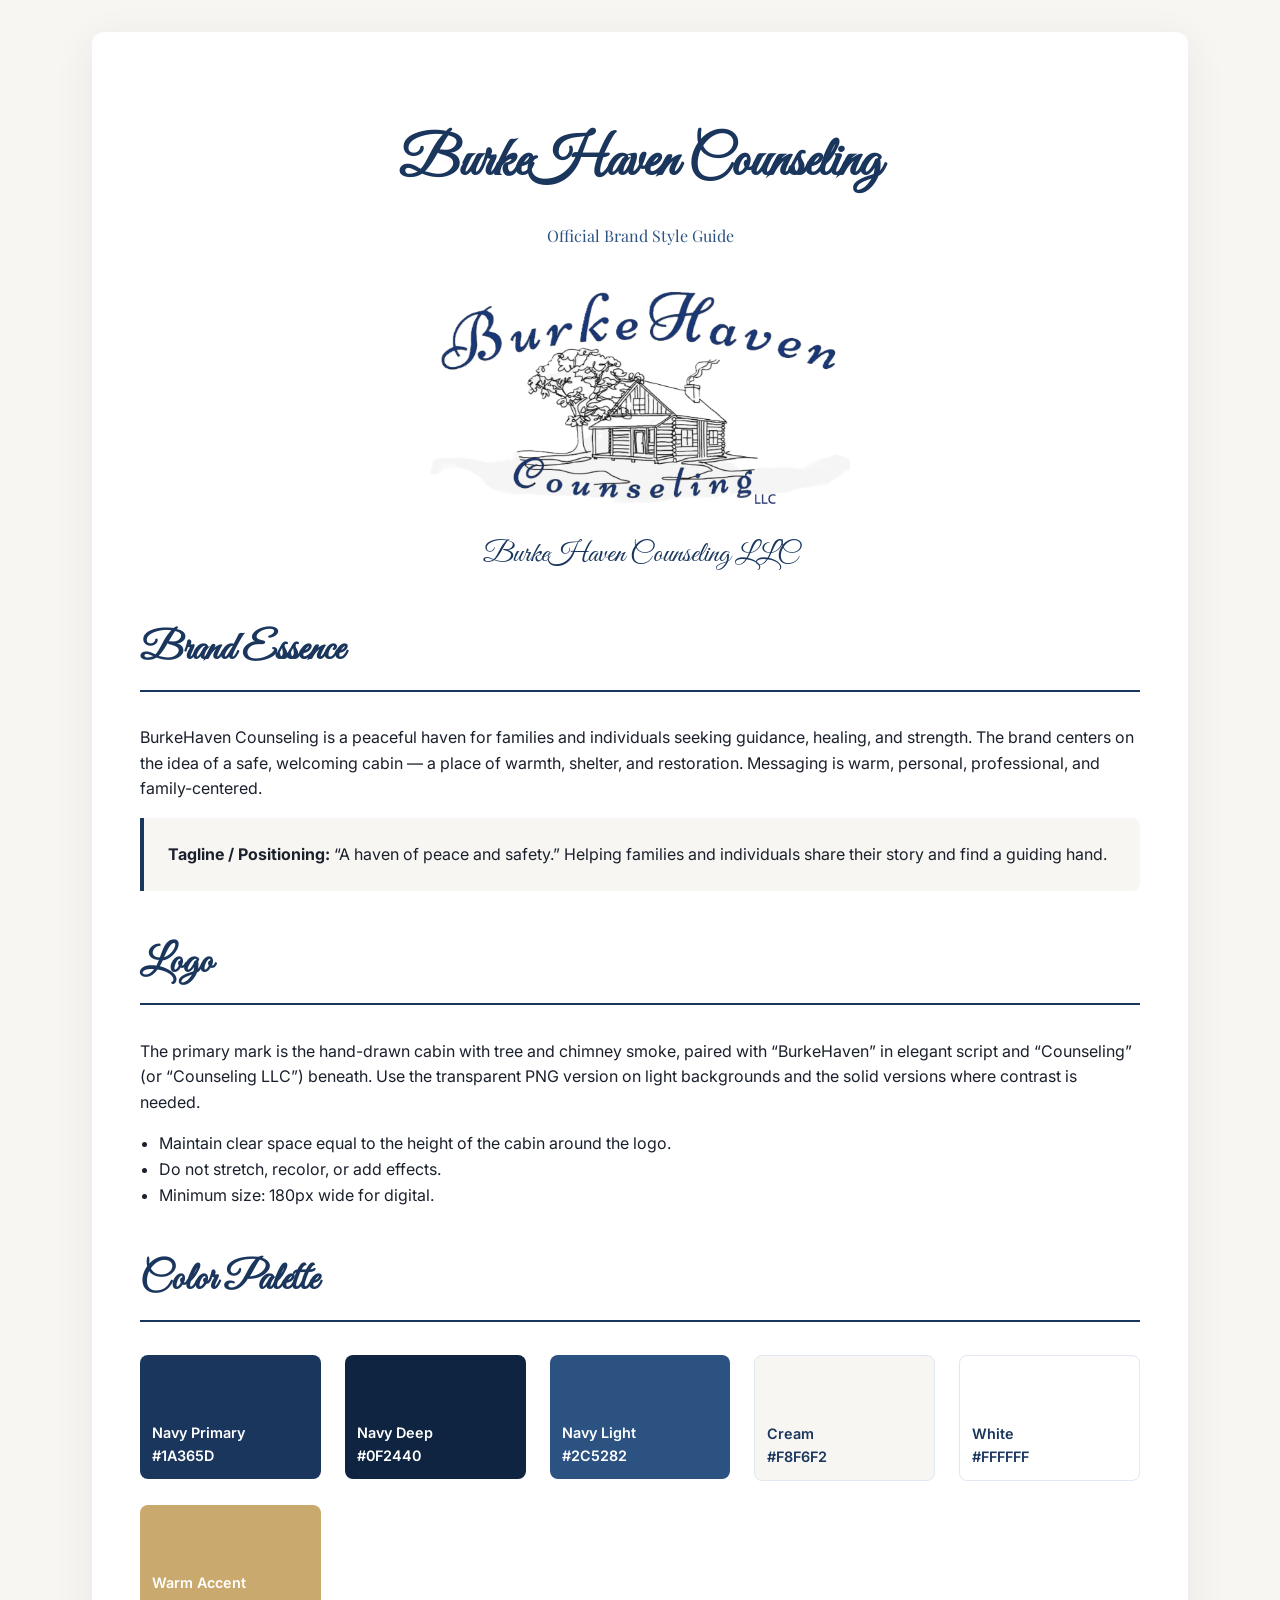
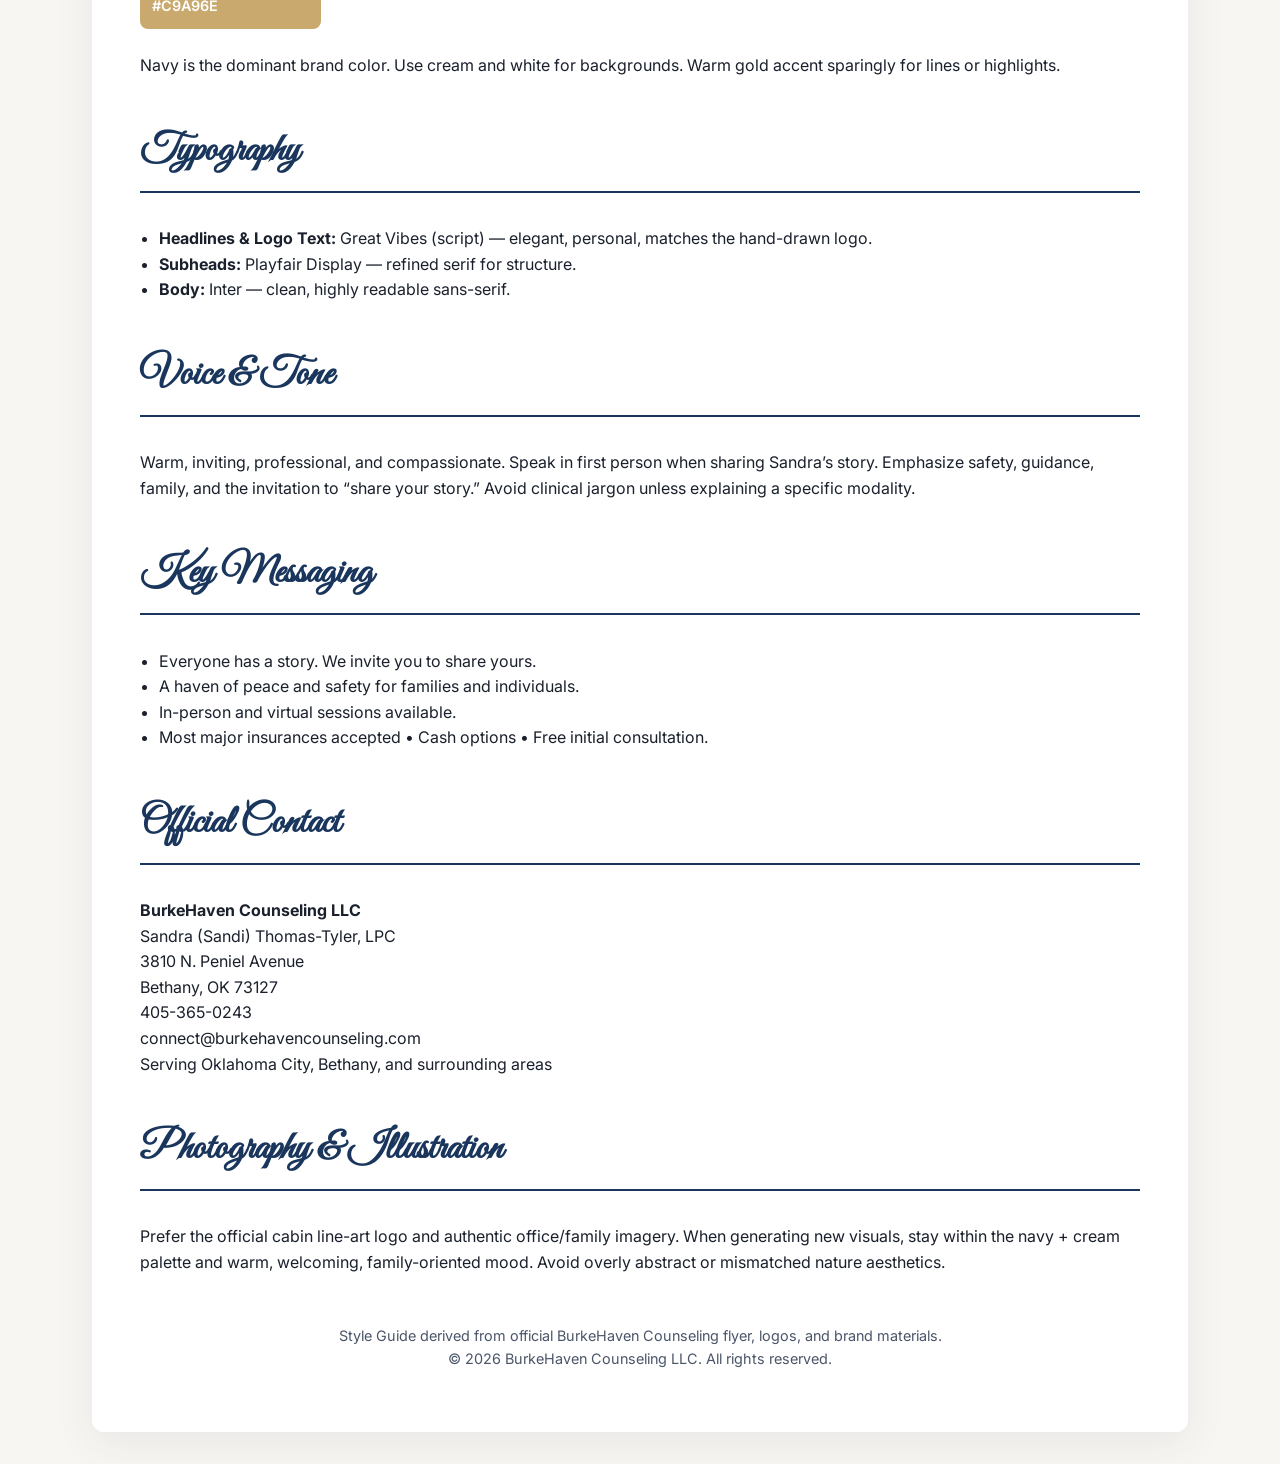
<file: style-guide.html>
<!DOCTYPE html>
<html lang="en">
<head>
  <meta charset="UTF-8">
  <meta name="viewport" content="width=device-width, initial-scale=1.0">
  <title>BurkeHaven Counseling | Brand Style Guide</title>
  <link rel="preconnect" href="https://fonts.googleapis.com">
  <link rel="preconnect" href="https://fonts.gstatic.com" crossorigin>
  <link href="https://fonts.googleapis.com/css2?family=Great+Vibes&family=Inter:wght@400;500;600;700&family=Playfair+Display:wght@500;600&display=swap" rel="stylesheet">
  <style>
    :root {
      --navy: #1a365d;
      --navy-deep: #0f2440;
      --navy-light: #2c5282;
      --cream: #f8f6f2;
      --white: #ffffff;
      --text: #1a202c;
      --text-soft: #4a5568;
      --accent-line: #c9a96e;
    }
    body { font-family: 'Inter', sans-serif; background: var(--cream); color: var(--text); line-height: 1.6; margin: 0; padding: 2rem; }
    .container { max-width: 1000px; margin: 0 auto; background: white; padding: 3rem; border-radius: 12px; box-shadow: 0 10px 40px rgba(26,54,93,0.08); }
    h1, h2, h3 { font-family: 'Great Vibes', cursive; color: var(--navy); }
    h1 { font-size: 3.5rem; text-align: center; margin-bottom: 0.5rem; }
    h2 { font-size: 2.5rem; border-bottom: 2px solid var(--navy); padding-bottom: 0.5rem; margin-top: 2.5rem; }
    .subtitle { text-align: center; font-family: 'Playfair Display', serif; color: var(--navy-light); margin-bottom: 2rem; }
    .logo-block { text-align: center; margin: 2rem 0; }
    .logo-block img { max-width: 420px; height: auto; }
    .color-grid { display: grid; grid-template-columns: repeat(auto-fit, minmax(180px, 1fr)); gap: 1.5rem; margin: 1.5rem 0; }
    .swatch { height: 100px; border-radius: 8px; display: flex; align-items: end; padding: 0.75rem; color: white; font-weight: 600; font-size: 0.9rem; }
    .swatch.light { color: var(--navy); border: 1px solid #e2e8f0; }
    ul { padding-left: 1.2rem; }
    .usage { background: var(--cream); padding: 1.5rem; border-left: 4px solid var(--navy); margin: 1rem 0; border-radius: 0 8px 8px 0; }
  </style>
</head>
<body>
  <div class="container">
    <h1>BurkeHaven Counseling</h1>
    <p class="subtitle">Official Brand Style Guide</p>

    <div class="logo-block">
      <img src="imagine_images/bhc-logo.png" alt="BurkeHaven Counseling Logo">
      <p style="font-family: 'Great Vibes', cursive; font-size: 1.8rem; color: var(--navy); margin-top: 0.5rem;">BurkeHaven Counseling LLC</p>
    </div>

    <h2>Brand Essence</h2>
    <p>BurkeHaven Counseling is a peaceful haven for families and individuals seeking guidance, healing, and strength. The brand centers on the idea of a safe, welcoming cabin — a place of warmth, shelter, and restoration. Messaging is warm, personal, professional, and family-centered.</p>
    <div class="usage">
      <strong>Tagline / Positioning:</strong> “A haven of peace and safety.” Helping families and individuals share their story and find a guiding hand.
    </div>

    <h2>Logo</h2>
    <p>The primary mark is the hand-drawn cabin with tree and chimney smoke, paired with “BurkeHaven” in elegant script and “Counseling” (or “Counseling LLC”) beneath. Use the transparent PNG version on light backgrounds and the solid versions where contrast is needed.</p>
    <ul>
      <li>Maintain clear space equal to the height of the cabin around the logo.</li>
      <li>Do not stretch, recolor, or add effects.</li>
      <li>Minimum size: 180px wide for digital.</li>
    </ul>

    <h2>Color Palette</h2>
    <div class="color-grid">
      <div class="swatch" style="background:#1a365d;">Navy Primary<br>#1A365D</div>
      <div class="swatch" style="background:#0f2440;">Navy Deep<br>#0F2440</div>
      <div class="swatch" style="background:#2c5282;">Navy Light<br>#2C5282</div>
      <div class="swatch light" style="background:#f8f6f2;">Cream<br>#F8F6F2</div>
      <div class="swatch light" style="background:#ffffff;">White<br>#FFFFFF</div>
      <div class="swatch" style="background:#c9a96e;">Warm Accent<br>#C9A96E</div>
    </div>
    <p>Navy is the dominant brand color. Use cream and white for backgrounds. Warm gold accent sparingly for lines or highlights.</p>

    <h2>Typography</h2>
    <ul>
      <li><strong>Headlines & Logo Text:</strong> Great Vibes (script) — elegant, personal, matches the hand-drawn logo.</li>
      <li><strong>Subheads:</strong> Playfair Display — refined serif for structure.</li>
      <li><strong>Body:</strong> Inter — clean, highly readable sans-serif.</li>
    </ul>

    <h2>Voice & Tone</h2>
    <p>Warm, inviting, professional, and compassionate. Speak in first person when sharing Sandra’s story. Emphasize safety, guidance, family, and the invitation to “share your story.” Avoid clinical jargon unless explaining a specific modality.</p>

    <h2>Key Messaging</h2>
    <ul>
      <li>Everyone has a story. We invite you to share yours.</li>
      <li>A haven of peace and safety for families and individuals.</li>
      <li>In-person and virtual sessions available.</li>
      <li>Most major insurances accepted • Cash options • Free initial consultation.</li>
    </ul>

    <h2>Official Contact</h2>
    <p>
      <strong>BurkeHaven Counseling LLC</strong><br>
      Sandra (Sandi) Thomas-Tyler, LPC<br>
      3810 N. Peniel Avenue<br>
      Bethany, OK 73127<br>
      405-365-0243<br>
      connect@burkehavencounseling.com<br>
      Serving Oklahoma City, Bethany, and surrounding areas
    </p>

    <h2>Photography & Illustration</h2>
    <p>Prefer the official cabin line-art logo and authentic office/family imagery. When generating new visuals, stay within the navy + cream palette and warm, welcoming, family-oriented mood. Avoid overly abstract or mismatched nature aesthetics.</p>

    <p style="text-align:center; margin-top:3rem; color:var(--text-soft); font-size:0.9rem;">
      Style Guide derived from official BurkeHaven Counseling flyer, logos, and brand materials.<br>
      © 2026 BurkeHaven Counseling LLC. All rights reserved.
    </p>
  </div>
</body>
</html>
</file>
<file: styles.css>
/* BurkeHaven Counseling - Official Brand Styles */
:root {
  --navy: #1a365d;
  --navy-deep: #0f2440;
  --navy-light: #2c5282;
  --cream: #f8f6f2;
  --white: #ffffff;
  --text: #1a202c;
  --text-soft: #4a5568;
  --accent: #c9a96e;
  --shadow: 0 4px 20px rgba(26, 54, 93, 0.12);
}

* { margin: 0; padding: 0; box-sizing: border-box; }

html { overflow-x: hidden; }

body {
  font-family: 'Inter', -apple-system, BlinkMacSystemFont, 'Segoe UI', sans-serif;
  color: var(--text);
  background: var(--cream);
  line-height: 1.7;
  font-size: 16px;
  overflow-wrap: break-word;
}

h1, h2, h3, h4 {
  font-family: 'Great Vibes', cursive;
  color: var(--navy);
  line-height: 1.2;
  font-weight: 400;
}

h1 { font-size: clamp(2.15rem, 5.2vw, 3.35rem); }
h2 { font-size: clamp(1.85rem, 4vw, 2.75rem); }
h3 { font-size: clamp(1.25rem, 2.4vw, 1.8rem); font-family: 'Playfair Display', serif; }

a { color: var(--navy-light); text-decoration: none; transition: color 0.3s ease; }
a:hover { color: var(--navy); }

img { max-width: 100%; height: auto; display: block; }

/* Navigation */
nav {
  background: rgba(248, 246, 242, 0.97);
  backdrop-filter: blur(10px);
  position: sticky;
  top: 0;
  z-index: 1000;
  box-shadow: var(--shadow);
  padding: 0.8rem 2rem;
}

.nav-container {
  max-width: 1200px;
  margin: 0 auto;
  display: flex;
  justify-content: space-between;
  align-items: center;
}

.logo {
  display: flex;
  align-items: center;
  gap: 0.75rem;
  font-family: 'Great Vibes', cursive;
  font-size: clamp(1.45rem, 3vw, 1.9rem);
  color: var(--navy);
  min-width: 0;
}

.logo img { height: 48px; width: auto; max-width: 56px; flex-shrink: 0; }

.nav-links { display: flex; flex-wrap: wrap; gap: 1.2rem 1.8rem; list-style: none; justify-content: flex-end; }
.nav-links a { color: var(--text); font-weight: 500; position: relative; }
.nav-links a::after {
  content: '';
  position: absolute;
  width: 0; height: 2px;
  bottom: -4px; left: 0;
  background: var(--navy);
  transition: width 0.3s ease;
}
.nav-links a:hover::after, .nav-links a.active::after { width: 100%; }

.menu-toggle {
  display: none;
  background: none;
  border: none;
  font-size: 1.6rem;
  cursor: pointer;
  color: var(--navy);
}

/* Hero */
.hero {
  min-height: 70vh;
  background-size: cover;
  background-position: center;
  display: flex;
  align-items: center;
  justify-content: center;
  text-align: center;
  position: relative;
  color: white;
  background-color: var(--navy-deep);
}

.hero::before {
  content: '';
  position: absolute;
  inset: 0;
  background: linear-gradient(to bottom, rgba(15, 36, 64, 0.45), rgba(15, 36, 64, 0.65));
}

.hero-content { position: relative; z-index: 1; max-width: 850px; padding: 2rem 1.25rem; width: 100%; }
.hero h1 {
  color: white;
  text-shadow: 0 2px 12px rgba(0,0,0,0.4);
  margin-bottom: 1rem;
  font-size: clamp(2.2rem, 6vw, calc(3.2rem + 2pt));
}
.hero p { font-size: clamp(1rem, 2.5vw, calc(1.25rem + 2pt)); margin-bottom: 2rem; opacity: 0.95; }

.hero-actions {
  display: flex;
  flex-wrap: wrap;
  justify-content: center;
  gap: 0.85rem;
}

.btn {
  display: inline-block;
  background: var(--navy);
  color: white;
  padding: 0.85rem 2rem;
  border-radius: 50px;
  font-weight: 500;
  transition: all 0.3s ease;
  border: none;
  cursor: pointer;
  font-size: 1rem;
}
.btn:hover { background: var(--navy-deep); transform: translateY(-2px); box-shadow: 0 6px 20px rgba(26,54,93,0.3); }
.btn-outline { background: transparent; border: 2px solid white; color: white; }
.btn-outline:hover { background: white; color: var(--navy); }

/* Sections */
section { padding: 4.5rem 2rem; max-width: 1200px; margin: 0 auto; }
.section-title { text-align: center; margin-bottom: 0.75rem; }
.section-subtitle { text-align: center; color: var(--text-soft); max-width: 720px; margin: 0 auto 2.5rem; font-size: 1.1rem; }

/* Cards */
.cards { display: grid; grid-template-columns: repeat(auto-fit, minmax(min(100%, 260px), 1fr)); gap: 1.8rem; }
.card {
  background: white;
  border-radius: 12px;
  overflow: hidden;
  box-shadow: var(--shadow);
  transition: transform 0.3s ease, box-shadow 0.3s ease;
}
.card:hover { transform: translateY(-6px); box-shadow: 0 12px 36px rgba(26,54,93,0.15); }
.card img { height: clamp(160px, 28vw, 220px); object-fit: cover; width: 100%; }
.card-content { padding: 1.4rem; }
.card h3 { margin-bottom: 0.6rem; }

/* Forms */
.form-group { margin-bottom: 1.4rem; }
label { display: block; margin-bottom: 0.4rem; font-weight: 500; color: var(--navy); }
input, textarea, select {
  width: 100%;
  padding: 0.85rem 1rem;
  border: 2px solid #e2e8f0;
  border-radius: 8px;
  font-size: 1rem;
  font-family: inherit;
  background: white;
  transition: border-color 0.3s ease, box-shadow 0.3s ease;
}
input:focus, textarea:focus, select:focus {
  outline: none;
  border-color: var(--navy);
  box-shadow: 0 0 0 3px rgba(26, 54, 93, 0.15);
}
input.error, textarea.error { border-color: #c53030; }
.error-message { color: #c53030; font-size: 0.85rem; margin-top: 0.35rem; display: none; }

.success-message, .loading {
  display: none;
  text-align: center;
  padding: 2rem;
  background: #edf2f7;
  border-radius: 12px;
  margin-top: 1rem;
}
.success-message.show, .loading.show { display: block; }

/* Footer */
footer {
  background: linear-gradient(135deg, var(--navy-deep), var(--navy));
  color: white;
  padding: 3rem 2rem 1.5rem;
  margin-top: 3rem;
}
.footer-content {
  max-width: 1200px;
  margin: 0 auto 2rem;
  display: grid;
  grid-template-columns: 1.4fr 1fr 1fr;
  gap: 2rem;
}
.footer-brand h3 { color: white; font-size: 1.8rem; margin-bottom: 0.4rem; }
.footer-links, .footer-contact { display: flex; flex-direction: column; gap: 0.5rem; }
.footer-links a, .footer-contact a { color: rgba(255,255,255,0.9); }
.footer-links a:hover, .footer-contact a:hover { color: white; text-decoration: underline; }
.footer-bottom {
  max-width: 1200px;
  margin: 0 auto;
  padding-top: 1.5rem;
  border-top: 1px solid rgba(255,255,255,0.15);
  text-align: center;
  font-size: 0.88rem;
  opacity: 0.85;
}
.footer-bottom p { margin-bottom: 0.4rem; }

/* Responsive */
@media (max-width: 980px) {
  .nav-links {
    display: none;
    position: absolute;
    top: 100%; left: 0; right: 0;
    background: white;
    flex-direction: column;
    align-items: flex-start;
    padding: 1.2rem;
    box-shadow: var(--shadow);
    gap: 0.9rem;
  }
  .nav-links.open { display: flex; }
  .menu-toggle { display: block; }
  .philosophy-row { grid-template-columns: 1fr; }
  .philosophy-row .headshot,
  .philosophy-row .brand-mark { max-width: min(100%, 320px); margin-inline: auto; }
  .contact-grid { grid-template-columns: 1fr; gap: 2rem; }
  .footer-content { grid-template-columns: 1fr; text-align: center; }
}

@media (max-width: 768px) {
  .hero h1 { font-size: clamp(2rem, 9vw, 2.6rem); }
  .hero p { font-size: clamp(0.98rem, 3.6vw, 1.15rem); }
  .hero { min-height: 52vh; }
  section { padding: 3rem 1.2rem; }
  .btn { max-width: 100%; }
}

@media (max-width: 480px) {
  nav { padding: 0.7rem 1rem; }
  .logo img { height: 40px; }
  .hero-content { padding: 1.5rem 1rem; }
  .hero-actions .btn { width: 100%; }
  section { padding: 2.4rem 1rem; }
}

.hp-field {
  position: absolute;
  left: -10000px;
  width: 1px;
  height: 1px;
  overflow: hidden;
}

.captcha-wrap {
  margin: 0.25rem 0 1.25rem;
}

.captcha-note {
  margin-top: 0.45rem;
  font-size: 0.82rem;
  color: var(--text-soft);
}

.philosophy-row {
  display: grid;
  grid-template-columns: minmax(0, 0.9fr) minmax(0, 1.4fr) minmax(0, 0.9fr);
  gap: clamp(1rem, 3vw, 2rem);
  align-items: center;
  margin-top: 2rem;
}

.philosophy-row > * { min-width: 0; }

.philosophy-row img {
  width: 100%;
  max-width: 100%;
  height: auto;
  object-fit: cover;
  border-radius: 16px;
  box-shadow: var(--shadow);
  background: white;
}

.philosophy-row .headshot {
  width: 100%;
  height: clamp(240px, 38vw, 440px);
  aspect-ratio: auto;
  object-fit: cover;
  object-position: center 18%;
}

.philosophy-row .brand-mark {
  width: min(100%, 260px);
  height: auto;
  max-height: 220px;
  object-fit: contain;
  background: transparent;
  box-shadow: none;
  border-radius: 0;
  margin-inline: auto;
}

.philosophy-copy {
  text-align: center;
}

.philosophy-copy p {
  margin: 1rem 0;
}

.contact-grid {
  display: grid;
  grid-template-columns: minmax(0, 1fr) minmax(0, 1fr);
  gap: clamp(1.5rem, 4vw, 3rem);
  align-items: start;
}

.contact-aside img {
  width: min(100%, 280px);
  height: auto;
  border-radius: 12px;
  margin-bottom: 1.5rem;
  box-shadow: var(--shadow);
}

@media (max-width: 980px) {
  .philosophy-row .headshot {
    height: clamp(280px, 70vw, 420px);
  }
}
.case-study {
  background: white;
  border-radius: 12px;
  padding: 1.8rem;
  margin-bottom: 1.5rem;
  box-shadow: var(--shadow);
}
.quote {
  font-style: italic;
  color: var(--text-soft);
  border-left: 3px solid var(--navy);
  padding-left: 1rem;
  margin: 1rem 0;
}

@media (max-width: 980px) {
  .philosophy-row { grid-template-columns: 1fr; }
  .philosophy-row .headshot,
  .philosophy-row .brand-mark { max-width: min(100%, 320px); margin-inline: auto; }
  .philosophy-row .headshot { height: clamp(280px, 70vw, 420px); }
  .contact-grid { grid-template-columns: 1fr; gap: 2rem; }
  .footer-content { grid-template-columns: 1fr; text-align: center; }
}
</file>
